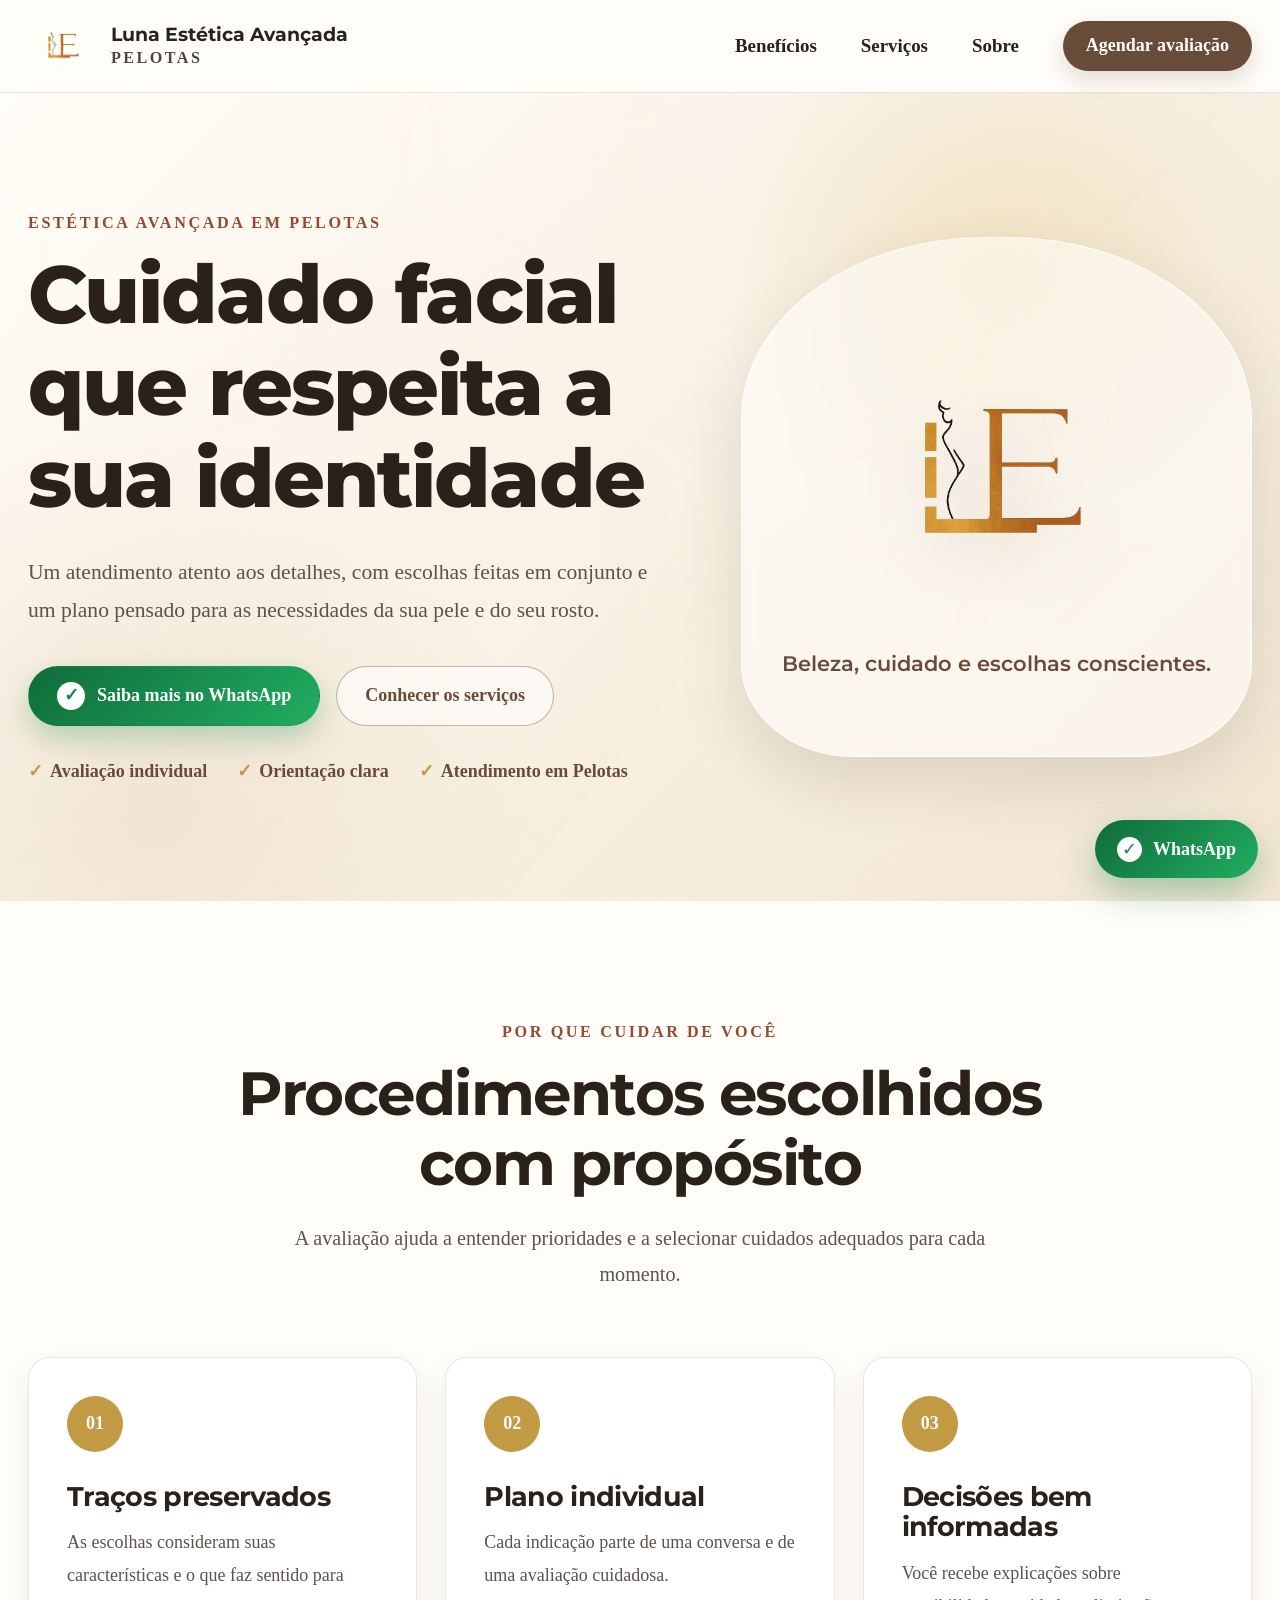
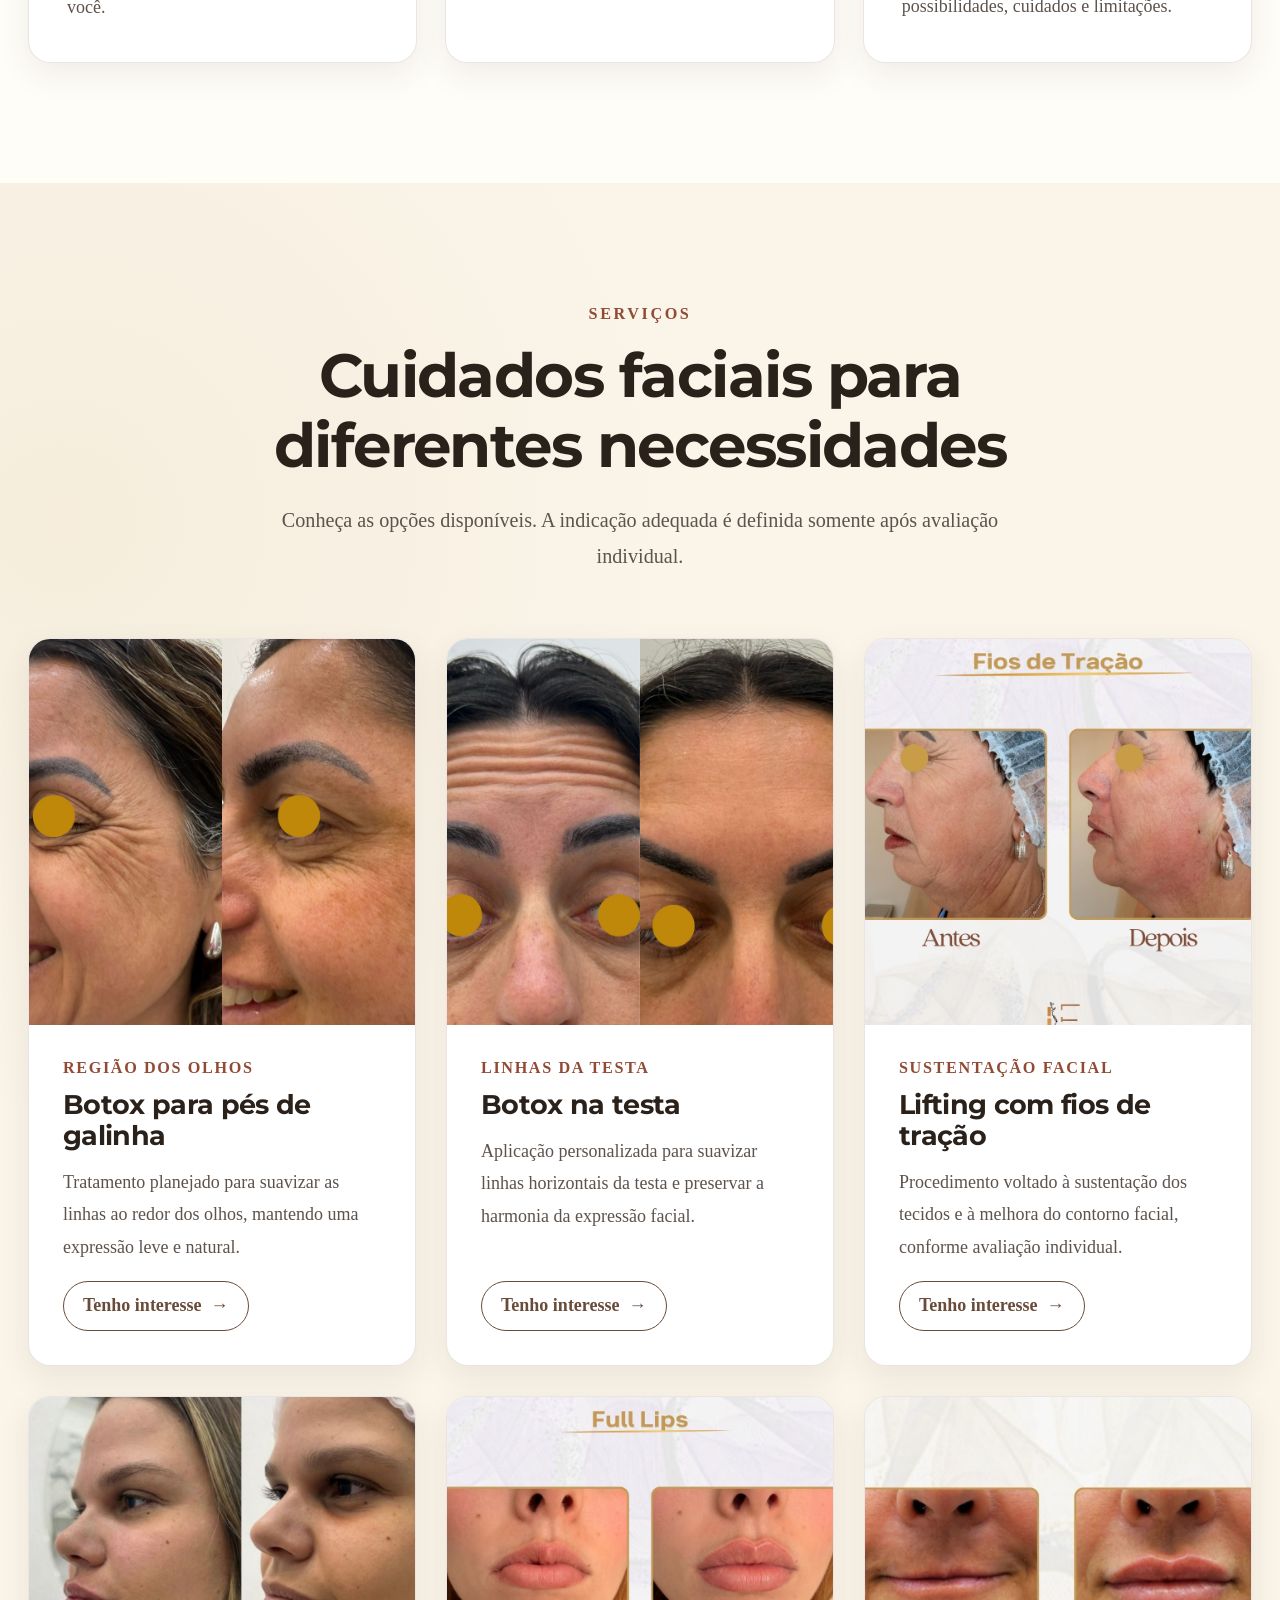
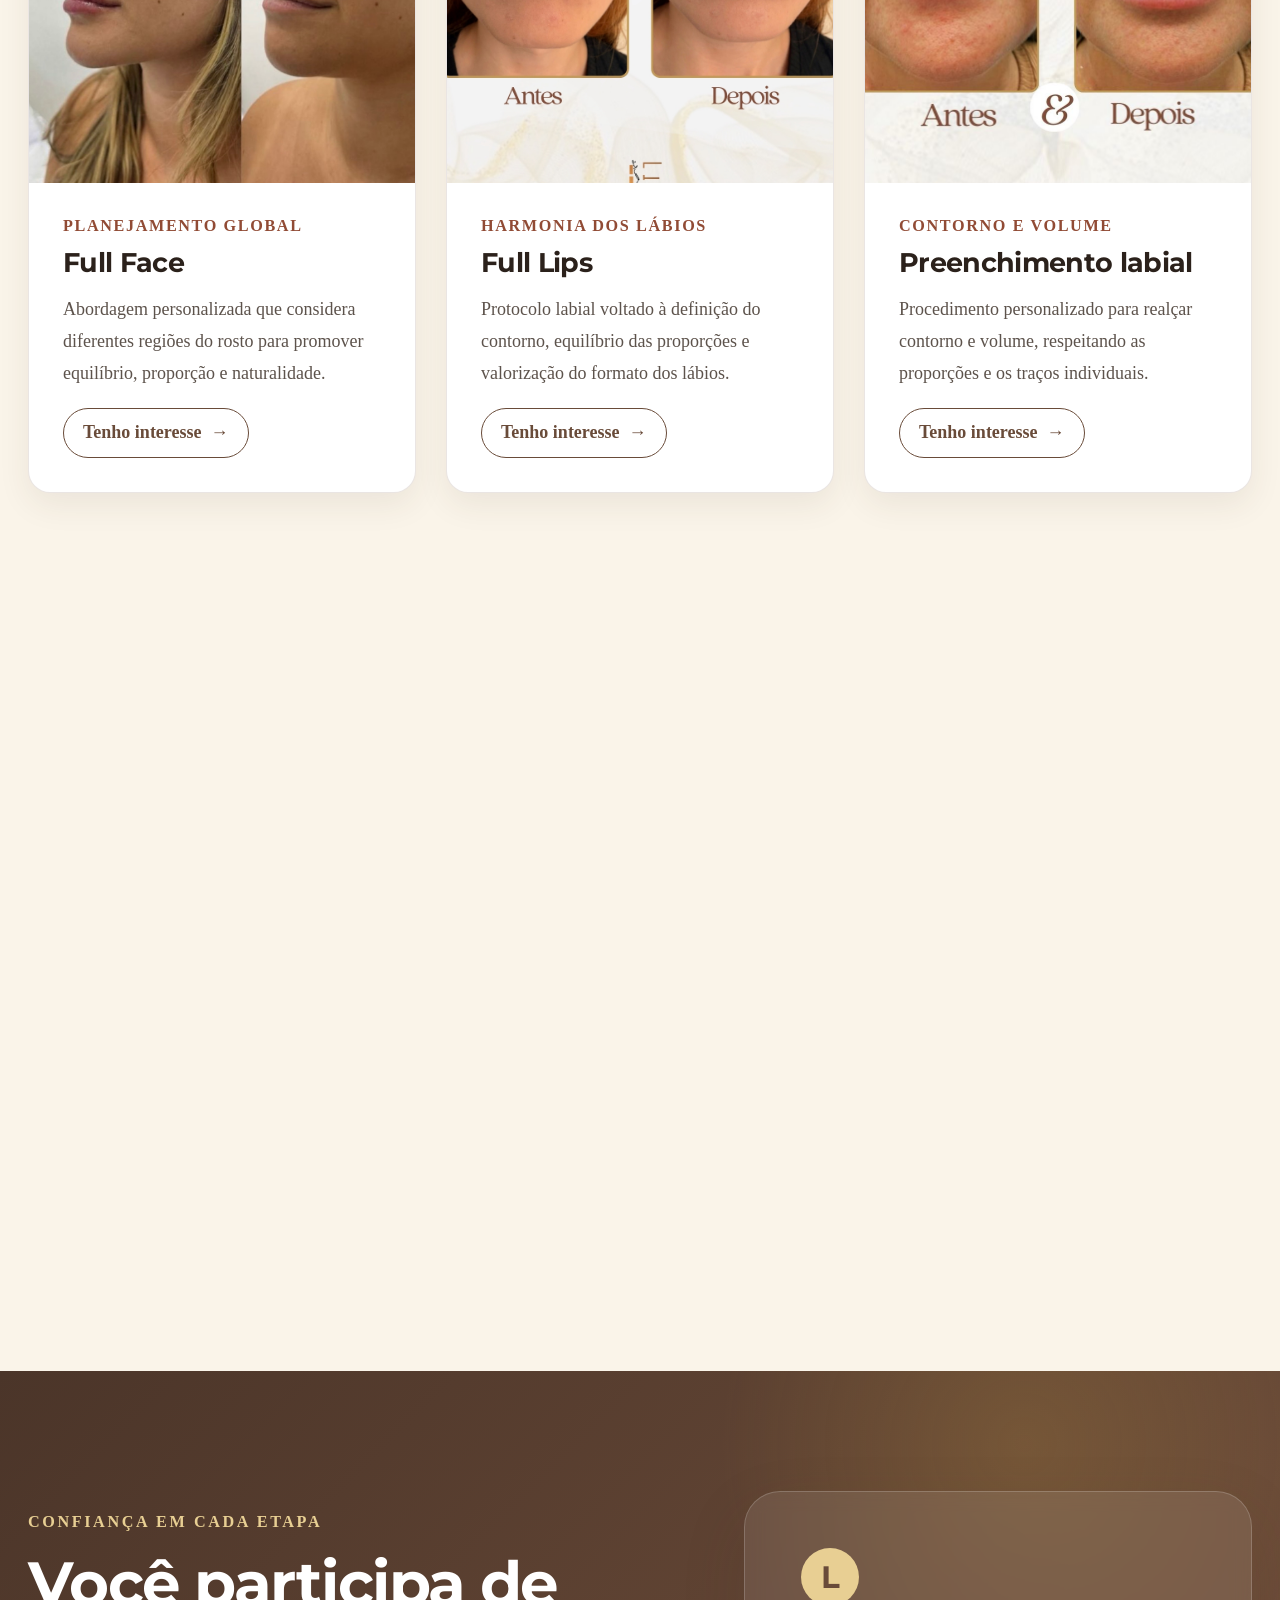
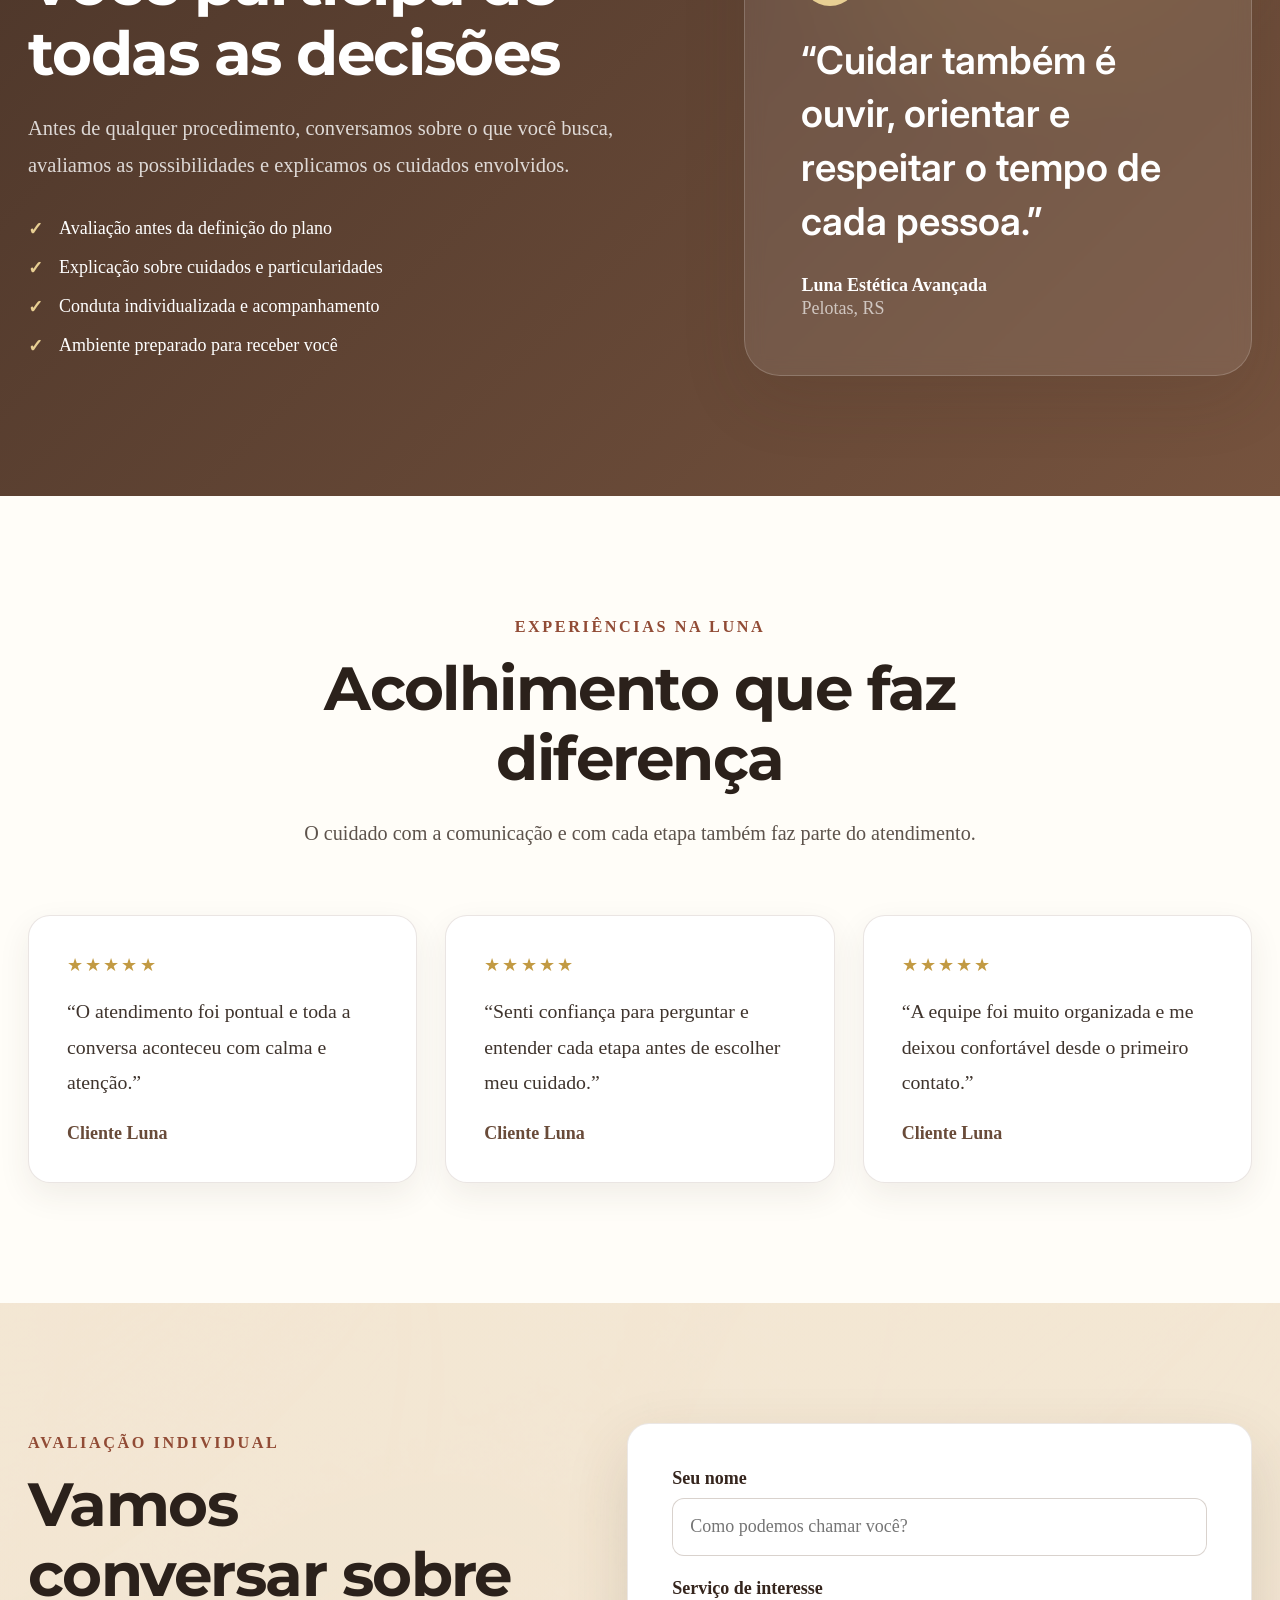
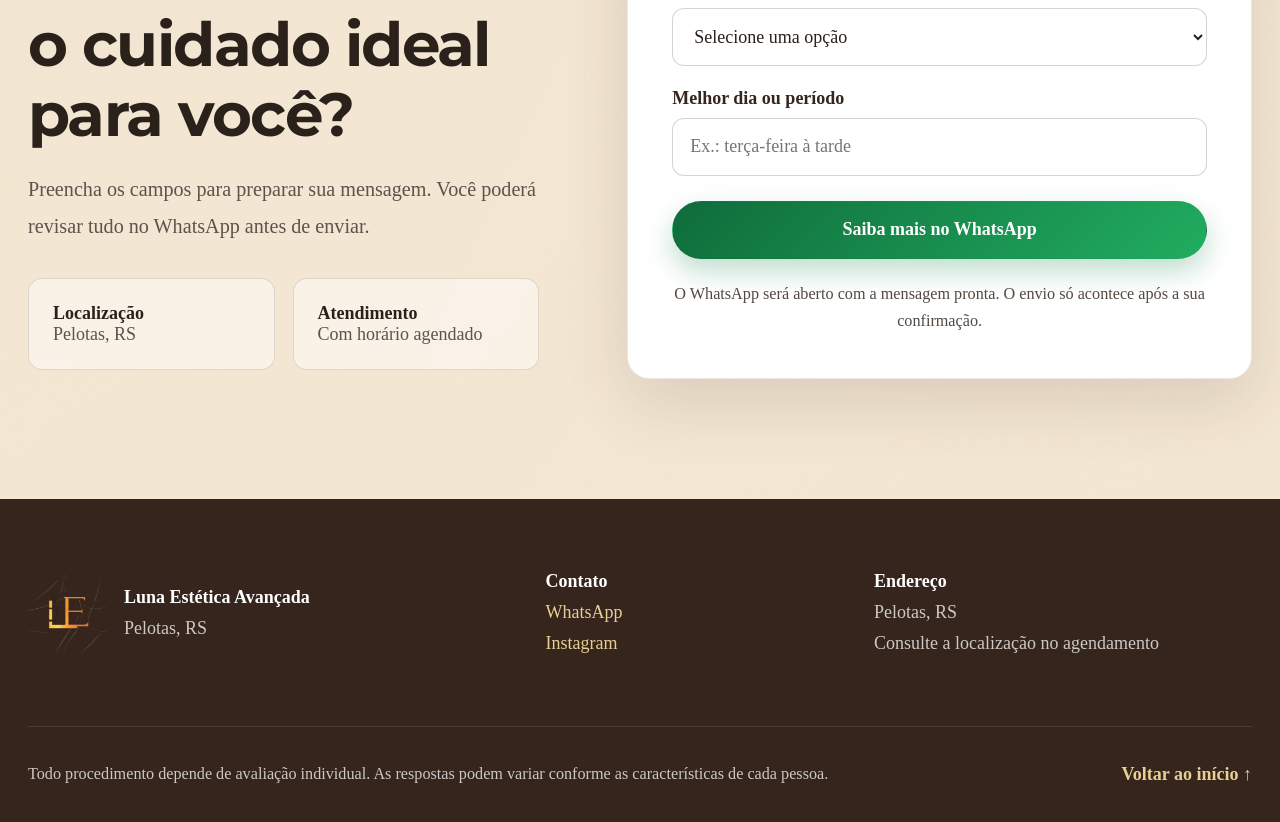
<file: index.html>
<!DOCTYPE html>
<html lang="pt-BR">
  <head>
    <meta charset="UTF-8" />
    <meta name="viewport" content="width=device-width, initial-scale=1" />
    <meta name="theme-color" content="#f8f1e5" />
    <meta
      name="description"
      content="Estética avançada em Pelotas, RS. Atendimento individual para cuidados faciais, toxina botulínica, preenchimento, bioestimuladores e skinbooster."
    />
    <title>Luna Estética Avançada | Pelotas</title>
    <link rel="preconnect" href="https://fonts.googleapis.com" />
    <link rel="preconnect" href="https://fonts.gstatic.com" crossorigin />
    <link
      href="https://fonts.googleapis.com/css2?family=Inter:wght@400;500;600;700;800&family=Montserrat:wght@600;700;800&display=swap"
      rel="stylesheet"
    />
    <link rel="stylesheet" href="style.css" />
    <script src="script.js" defer></script>
  </head>

  <body>
    <noscript>
      <img
        class="pixel-fallback"
        height="1"
        width="1"
        alt=""
        src="https://www.facebook.com/tr?id=860556881626309&ev=PageView&noscript=1"
      />
    </noscript>

    <header class="site-header" id="inicio">
      <div class="container header-content">
        <a class="brand" href="#inicio" aria-label="Luna Estética Avançada">
          <img src="imagens/LogoLuna.png" alt="" />
          <span>
            <strong>Luna Estética Avançada</strong>
            <small>Pelotas</small>
          </span>
        </a>

        <button
          class="menu-button"
          type="button"
          aria-label="Abrir menu"
          aria-expanded="false"
          aria-controls="main-nav"
        >
          <span></span>
          <span></span>
          <span></span>
        </button>

        <nav class="main-nav" id="main-nav" aria-label="Navegação principal">
          <a href="#beneficios">Benefícios</a>
          <a href="#servicos">Serviços</a>
          <a href="#seguranca">Sobre</a>
          <a class="button button-brown button-small" href="#avaliacao">
            Agendar avaliação
          </a>
        </nav>
      </div>
    </header>

    <main>
      <section class="hero" aria-labelledby="hero-title">
        <div class="container hero-grid">
          <div class="hero-copy reveal">
            <span class="section-label">Estética avançada em Pelotas</span>
            <h1 id="hero-title">Cuidado facial que respeita a sua identidade</h1>
            <p>
              Um atendimento atento aos detalhes, com escolhas feitas em
              conjunto e um plano pensado para as necessidades da sua pele e do
              seu rosto.
            </p>

            <div class="hero-actions">
              <a
                class="button button-whatsapp"
                href="#"
                data-whatsapp
                data-message="Olá! Gostaria de saber mais sobre a avaliação na Luna Estética Avançada."
              >
                <span class="whatsapp-icon" aria-hidden="true">✓</span>
                Saiba mais no WhatsApp
              </a>
              <a class="button button-outline" href="#servicos">
                Conhecer os serviços
              </a>
            </div>

            <ul class="hero-highlights" aria-label="Diferenciais">
              <li>Avaliação individual</li>
              <li>Orientação clara</li>
              <li>Atendimento em Pelotas</li>
            </ul>
          </div>

          <div class="hero-card reveal" aria-label="Luna Estética Avançada">
            <div class="hero-card-inner">
              <img src="imagens/LogoLuna.png" alt="Luna Estética Avançada" />
              <p>Beleza, cuidado e escolhas conscientes.</p>
            </div>
          </div>
        </div>
      </section>

      <section class="benefits section" id="beneficios">
        <div class="container">
          <div class="section-heading reveal">
            <span class="section-label">Por que cuidar de você</span>
            <h2>Procedimentos escolhidos com propósito</h2>
            <p>
              A avaliação ajuda a entender prioridades e a selecionar cuidados
              adequados para cada momento.
            </p>
          </div>

          <div class="benefit-grid">
            <article class="benefit-card reveal">
              <span class="benefit-icon" aria-hidden="true">01</span>
              <h3>Traços preservados</h3>
              <p>
                As escolhas consideram suas características e o que faz sentido
                para você.
              </p>
            </article>

            <article class="benefit-card reveal">
              <span class="benefit-icon" aria-hidden="true">02</span>
              <h3>Plano individual</h3>
              <p>
                Cada indicação parte de uma conversa e de uma avaliação
                cuidadosa.
              </p>
            </article>

            <article class="benefit-card reveal">
              <span class="benefit-icon" aria-hidden="true">03</span>
              <h3>Decisões bem informadas</h3>
              <p>
                Você recebe explicações sobre possibilidades, cuidados e
                limitações.
              </p>
            </article>
          </div>
        </div>
      </section>

      <section class="services section" id="servicos">
        <div class="container">
          <div class="section-heading reveal">
            <span class="section-label">Serviços</span>
            <h2>Cuidados faciais para diferentes necessidades</h2>
            <p>
              Conheça as opções disponíveis. A indicação adequada é definida
              somente após avaliação individual.
            </p>
          </div>

          <div class="service-grid">
            <article class="service-card service-card-featured reveal">
              <div class="service-image">
                <img
                  src="imagens/botox-pes-de-galinha.jpg"
                  alt="Antes e depois de Botox nos pés de galinha"
                  loading="lazy"
                />
              </div>
              <div class="service-content">
                <span>Região dos olhos</span>
                <h3>Botox para pés de galinha</h3>
                <p>
                  Tratamento planejado para suavizar as linhas ao redor dos
                  olhos, mantendo uma expressão leve e natural.
                </p>
                <a
                  href="#avaliacao"
                  data-select-service="Botox para pés de galinha"
                >
                  Tenho interesse <span aria-hidden="true">→</span>
                </a>
              </div>
            </article>

            <article class="service-card service-card-featured reveal">
              <div class="service-image">
                <img
                  src="imagens/botox-testa.jpg"
                  alt="Antes e depois de Botox na testa"
                  loading="lazy"
                />
              </div>
              <div class="service-content">
                <span>Linhas da testa</span>
                <h3>Botox na testa</h3>
                <p>
                  Aplicação personalizada para suavizar linhas horizontais da
                  testa e preservar a harmonia da expressão facial.
                </p>
                <a href="#avaliacao" data-select-service="Botox na testa">
                  Tenho interesse <span aria-hidden="true">→</span>
                </a>
              </div>
            </article>

            <article class="service-card service-card-featured reveal">
              <div class="service-image">
                <img
                  src="imagens/fios-de-tracao.jpg"
                  alt="Resultado de lifting facial com fios de tração"
                  loading="lazy"
                />
              </div>
              <div class="service-content">
                <span>Sustentação facial</span>
                <h3>Lifting com fios de tração</h3>
                <p>
                  Procedimento voltado à sustentação dos tecidos e à melhora do
                  contorno facial, conforme avaliação individual.
                </p>
                <a
                  href="#avaliacao"
                  data-select-service="Lifting com fios de tração"
                >
                  Tenho interesse <span aria-hidden="true">→</span>
                </a>
              </div>
            </article>

            <article class="service-card service-card-featured reveal">
              <div class="service-image">
                <img
                  src="imagens/full-face.jpeg"
                  alt="Antes e depois de protocolo Full Face"
                  loading="lazy"
                />
              </div>
              <div class="service-content">
                <span>Planejamento global</span>
                <h3>Full Face</h3>
                <p>
                  Abordagem personalizada que considera diferentes regiões do
                  rosto para promover equilíbrio, proporção e naturalidade.
                </p>
                <a href="#avaliacao" data-select-service="Full Face">
                  Tenho interesse <span aria-hidden="true">→</span>
                </a>
              </div>
            </article>

            <article class="service-card service-card-featured reveal">
              <div class="service-image">
                <img
                  src="imagens/full-lips.jpg"
                  alt="Antes e depois do protocolo Full Lips"
                  loading="lazy"
                />
              </div>
              <div class="service-content">
                <span>Harmonia dos lábios</span>
                <h3>Full Lips</h3>
                <p>
                  Protocolo labial voltado à definição do contorno, equilíbrio
                  das proporções e valorização do formato dos lábios.
                </p>
                <a href="#avaliacao" data-select-service="Full Lips">
                  Tenho interesse <span aria-hidden="true">→</span>
                </a>
              </div>
            </article>

            <article class="service-card service-card-featured reveal">
              <div class="service-image">
                <img
                  src="imagens/preenchimento-labial.jpg"
                  alt="Antes e depois de preenchimento labial"
                  loading="lazy"
                />
              </div>
              <div class="service-content">
                <span>Contorno e volume</span>
                <h3>Preenchimento labial</h3>
                <p>
                  Procedimento personalizado para realçar contorno e volume,
                  respeitando as proporções e os traços individuais.
                </p>
                <a href="#avaliacao" data-select-service="Preenchimento labial">
                  Tenho interesse <span aria-hidden="true">→</span>
                </a>
              </div>
            </article>

            <article class="service-card service-card-featured reveal">
              <div class="service-image">
                <img
                  src="imagens/preenchimento-bigode-chines.jpg"
                  alt="Antes e depois de preenchimento do bigode chinês"
                  loading="lazy"
                />
              </div>
              <div class="service-content">
                <span>Suavização de sulcos</span>
                <h3>Preenchimento do bigode chinês</h3>
                <p>
                  Tratamento individualizado para suavizar o sulco nasogeniano
                  e recuperar a harmonia da região.
                </p>
                <a
                  href="#avaliacao"
                  data-select-service="Preenchimento do bigode chinês"
                >
                  Tenho interesse <span aria-hidden="true">→</span>
                </a>
              </div>
            </article>
          </div>
        </div>
      </section>

      <section class="authority section" id="seguranca">
        <div class="container authority-grid">
          <div class="authority-copy reveal">
            <span class="section-label">Confiança em cada etapa</span>
            <h2>Você participa de todas as decisões</h2>
            <p>
              Antes de qualquer procedimento, conversamos sobre o que você
              busca, avaliamos as possibilidades e explicamos os cuidados
              envolvidos.
            </p>

            <ul class="check-list">
              <li>Avaliação antes da definição do plano</li>
              <li>Explicação sobre cuidados e particularidades</li>
              <li>Conduta individualizada e acompanhamento</li>
              <li>Ambiente preparado para receber você</li>
            </ul>
          </div>

          <aside class="authority-panel reveal">
            <span class="panel-mark">L</span>
            <blockquote>
              “Cuidar também é ouvir, orientar e respeitar o tempo de cada
              pessoa.”
            </blockquote>
            <p>Luna Estética Avançada</p>
            <small>Pelotas, RS</small>
          </aside>
        </div>
      </section>

      <section class="testimonials section" aria-labelledby="testimonials-title">
        <div class="container">
          <div class="section-heading reveal">
            <span class="section-label">Experiências na Luna</span>
            <h2 id="testimonials-title">Acolhimento que faz diferença</h2>
            <p>
              O cuidado com a comunicação e com cada etapa também faz parte do
              atendimento.
            </p>
          </div>

          <!-- Substitua pelos depoimentos reais e autorizados da clínica. -->
          <div class="testimonial-grid">
            <article class="testimonial-card reveal">
              <div class="stars" aria-label="5 estrelas">★★★★★</div>
              <blockquote>
                “O atendimento foi pontual e toda a conversa aconteceu com calma e atenção.”
              </blockquote>
              <p>Cliente Luna</p>
            </article>

            <article class="testimonial-card reveal">
              <div class="stars" aria-label="5 estrelas">★★★★★</div>
              <blockquote>
                “Senti confiança para perguntar e entender cada etapa antes de escolher meu cuidado.”
              </blockquote>
              <p>Cliente Luna</p>
            </article>

            <article class="testimonial-card reveal">
              <div class="stars" aria-label="5 estrelas">★★★★★</div>
              <blockquote>
                “A equipe foi muito organizada e me deixou confortável desde o primeiro contato.”
              </blockquote>
              <p>Cliente Luna</p>
            </article>
          </div>
        </div>
      </section>

      <section class="evaluation section" id="avaliacao">
        <div class="container evaluation-grid">
          <div class="evaluation-copy reveal">
            <span class="section-label">Avaliação individual</span>
            <h2>Vamos conversar sobre o cuidado ideal para você?</h2>
            <p>
              Preencha os campos para preparar sua mensagem. Você poderá revisar
              tudo no WhatsApp antes de enviar.
            </p>

            <div class="contact-details">
              <div>
                <strong>Localização</strong>
                <span>Pelotas, RS</span>
              </div>
              <div>
                <strong>Atendimento</strong>
                <span>Com horário agendado</span>
              </div>
            </div>
          </div>

          <form class="lead-form reveal" id="lead-form">
            <div class="field">
              <label for="name">Seu nome</label>
              <input
                id="name"
                name="name"
                type="text"
                autocomplete="name"
                placeholder="Como podemos chamar você?"
                required
              />
            </div>

            <div class="field">
              <label for="service">Serviço de interesse</label>
              <select id="service" name="service" required>
                <option value="">Selecione uma opção</option>
                <option>Botox para pés de galinha</option>
                <option>Botox na testa</option>
                <option>Lifting com fios de tração</option>
                <option>Full Face</option>
                <option>Full Lips</option>
                <option>Preenchimento labial</option>
                <option>Preenchimento do bigode chinês</option>
                <option>Ainda não sei</option>
              </select>
            </div>

            <div class="field">
              <label for="availability">Melhor dia ou período</label>
              <input
                id="availability"
                name="availability"
                type="text"
                placeholder="Ex.: terça-feira à tarde"
              />
            </div>

            <button class="button button-whatsapp form-submit" type="submit">
              Saiba mais no WhatsApp
            </button>
            <small>
              O WhatsApp será aberto com a mensagem pronta. O envio só acontece
              após a sua confirmação.
            </small>
          </form>
        </div>
      </section>
    </main>

    <footer class="site-footer">
      <div class="container footer-grid">
        <div class="footer-brand">
          <img src="imagens/LogoLuna.png" alt="" />
          <div>
            <strong>Luna Estética Avançada</strong>
            <span>Pelotas, RS</span>
          </div>
        </div>

        <div class="footer-column">
          <strong>Contato</strong>
          <a href="#" data-whatsapp>WhatsApp</a>
          <a href="#" data-instagram target="_blank" rel="noopener noreferrer">
            Instagram
          </a>
        </div>

        <div class="footer-column">
          <strong>Endereço</strong>
          <span>Pelotas, RS</span>
          <span>Consulte a localização no agendamento</span>
        </div>
      </div>

      <div class="container footer-bottom">
        <p>
          Todo procedimento depende de avaliação individual. As respostas podem
          variar conforme as características de cada pessoa.
        </p>
        <a href="#inicio">Voltar ao início ↑</a>
      </div>
    </footer>

    <a
      class="floating-whatsapp"
      href="#"
      data-whatsapp
      data-message="Olá! Gostaria de saber mais sobre os serviços da Luna Estética Avançada."
      aria-label="Falar com a Luna Estética Avançada pelo WhatsApp"
    >
      <span aria-hidden="true">✓</span>
      <strong>WhatsApp</strong>
    </a>
  </body>
</html>
</file>
<file: style.css>
:root {
  --cream-50: #fffdf8;
  --cream-100: #faf4e9;
  --cream-200: #f2e5d1;
  --nude: #dec8ad;
  --gold: #c29a43;
  --gold-soft: #e8cf93;
  --brown: #694b39;
  --brown-dark: #35251d;
  --terracotta: #914b35;
  --green: #16864b;
  --green-dark: #0f6c3b;
  --text: #2b211b;
  --muted: #5d534c;
  --white: #ffffff;
  --line: rgba(105, 75, 57, 0.14);
  --shadow-sm: 0 12px 32px rgba(70, 48, 34, 0.08);
  --shadow-lg: 0 24px 64px rgba(70, 48, 34, 0.14);
  --radius-sm: 14px;
  --radius-md: 22px;
  --radius-lg: 36px;
  --container: 1240px;
}

* {
  box-sizing: border-box;
}

html {
  font-size: 18px;
  scroll-behavior: smooth;
  scroll-padding-top: 90px;
}

body {
  margin: 0;
  color: var(--text);
  background: var(--cream-50);
  font-family: Inter, "Segoe UI", Arial, sans-serif;
  font-size: 18px;
  line-height: 1.8;
  -webkit-font-smoothing: antialiased;
}

body,
button,
input,
select {
  font: inherit;
}

body.menu-open {
  overflow: hidden;
}

img {
  display: block;
  max-width: 100%;
}

a {
  color: inherit;
  text-decoration: none;
}

button,
a,
input,
select {
  -webkit-tap-highlight-color: transparent;
}

button {
  border: 0;
}

:focus-visible {
  outline: 3px solid rgba(194, 154, 67, 0.45);
  outline-offset: 4px;
}

.pixel-fallback {
  display: none;
}

.container {
  width: min(calc(100% - 56px), var(--container));
  margin-inline: auto;
}

.section {
  padding-block: 120px;
}

.section-label {
  display: inline-block;
  margin-bottom: 16px;
  color: var(--terracotta);
  font-size: 0.9rem;
  font-weight: 800;
  letter-spacing: 0.16em;
  text-transform: uppercase;
}

.section-heading {
  max-width: 820px;
  margin: 0 auto 64px;
  text-align: center;
}

h1,
h2,
h3,
p {
  margin-top: 0;
}

h1,
h2,
h3 {
  font-family: Montserrat, "Segoe UI", Arial, sans-serif;
  line-height: 1.14;
  letter-spacing: -0.025em;
}

h1 {
  max-width: 850px;
  margin-bottom: 28px;
  font-size: clamp(3.2rem, 6.3vw, 5.8rem);
  font-weight: 800;
}

h2 {
  margin-bottom: 22px;
  font-size: clamp(2.5rem, 4.8vw, 4rem);
  font-weight: 700;
}

h3 {
  font-size: 1.5rem;
  font-weight: 700;
}

.section-heading > p {
  max-width: 760px;
  margin: 0 auto;
  color: var(--muted);
  font-size: 1.12rem;
  line-height: 1.8;
}

.button {
  min-height: 58px;
  display: inline-flex;
  align-items: center;
  justify-content: center;
  gap: 12px;
  padding: 15px 28px;
  border: 1px solid transparent;
  border-radius: 999px;
  cursor: pointer;
  font-size: 1rem;
  font-weight: 700;
  line-height: 1.2;
  transition: transform 180ms ease, background-color 180ms ease,
    box-shadow 180ms ease, color 180ms ease;
}

.button:hover {
  transform: translateY(-2px);
}

.button-small {
  min-height: 50px;
  padding: 12px 22px;
  font-size: 1rem;
}

.button-brown {
  color: var(--white);
  background: var(--brown);
  box-shadow: 0 9px 22px rgba(105, 75, 57, 0.2);
}

.button-brown:hover {
  background: var(--brown-dark);
}

.button-whatsapp {
  color: var(--white);
  background: linear-gradient(135deg, var(--green-dark), #21ad60);
  box-shadow: 0 12px 28px rgba(22, 134, 75, 0.28);
}

.button-whatsapp:hover {
  background: linear-gradient(135deg, #0b5c31, var(--green));
  box-shadow: 0 16px 34px rgba(22, 134, 75, 0.34);
}

.button-outline {
  color: var(--brown);
  background: rgba(255, 255, 255, 0.58);
  border-color: rgba(105, 75, 57, 0.4);
}

.button-outline:hover {
  color: var(--white);
  background: var(--brown);
  border-color: var(--brown);
}

.whatsapp-icon {
  width: 28px;
  height: 28px;
  display: inline-grid;
  place-items: center;
  border-radius: 50%;
  color: var(--green);
  background: var(--white);
  font-size: 1rem;
}

.site-header {
  position: sticky;
  top: 0;
  z-index: 100;
  background: rgba(255, 253, 248, 0.9);
  border-bottom: 1px solid var(--line);
  backdrop-filter: blur(16px);
}

.header-content {
  min-height: 92px;
  display: flex;
  align-items: center;
  justify-content: space-between;
  gap: 36px;
}

.brand {
  display: flex;
  align-items: center;
  gap: 15px;
}

.brand img {
  width: 68px;
  height: 60px;
  object-fit: contain;
}

.brand > span {
  display: grid;
  line-height: 1.22;
}

.brand strong {
  font-family: Montserrat, "Segoe UI", Arial, sans-serif;
  font-size: 1.05rem;
  font-weight: 700;
}

.brand small {
  margin-top: 3px;
  color: #51463f;
  font-size: 0.9rem;
  font-weight: 700;
  letter-spacing: 0.15em;
  text-transform: uppercase;
}

.main-nav {
  display: flex;
  align-items: center;
  gap: 44px;
  color: var(--text);
  font-size: 1.05rem;
  font-weight: 600;
}

.main-nav > a:not(.button) {
  position: relative;
}

.main-nav > a:not(.button)::after {
  content: "";
  position: absolute;
  right: 0;
  bottom: -7px;
  left: 0;
  height: 2px;
  background: var(--gold);
  transform: scaleX(0);
  transition: transform 180ms ease;
}

.main-nav > a:not(.button):hover::after {
  transform: scaleX(1);
}

.menu-button {
  width: 50px;
  height: 50px;
  display: none;
  padding: 10px;
  border-radius: 50%;
  background: var(--cream-100);
  cursor: pointer;
}

.menu-button span {
  width: 100%;
  height: 2px;
  display: block;
  margin: 5px 0;
  background: var(--brown);
  transition: transform 180ms ease, opacity 180ms ease;
}

.hero {
  position: relative;
  overflow: hidden;
  min-height: calc(100vh - 92px);
  display: grid;
  align-items: center;
  padding-block: 104px;
  background:
    radial-gradient(circle at 78% 22%, rgba(232, 207, 147, 0.42), transparent 24%),
    radial-gradient(circle at 12% 88%, rgba(222, 200, 173, 0.36), transparent 28%),
    linear-gradient(135deg, #fffdf8, #f2e4d0);
}

.hero::before {
  content: "";
  position: absolute;
  inset: 0;
  opacity: 0.08;
  background: url("imagens/FundoHeader.png") center / cover;
  pointer-events: none;
}

.hero-grid {
  position: relative;
  display: grid;
  grid-template-columns: minmax(0, 1.1fr) minmax(340px, 0.9fr);
  align-items: center;
  gap: 88px;
}

.hero-copy > p {
  max-width: 690px;
  margin-bottom: 36px;
  color: var(--muted);
  font-size: 1.2rem;
  line-height: 1.8;
}

.hero-actions {
  display: flex;
  flex-wrap: wrap;
  gap: 16px;
}

.hero-highlights {
  display: flex;
  flex-wrap: wrap;
  gap: 12px 30px;
  margin: 34px 0 0;
  padding: 0;
  color: var(--brown);
  font-size: 1rem;
  font-weight: 700;
  list-style: none;
}

.hero-highlights li::before {
  content: "✓";
  margin-right: 7px;
  color: var(--gold);
}

.hero-card {
  min-height: 520px;
  display: grid;
  place-items: center;
  padding: 40px;
  border: 1px solid rgba(255, 255, 255, 0.8);
  border-radius: 48% 48% 22% 22% / 35% 35% 18% 18%;
  background: rgba(255, 255, 255, 0.5);
  box-shadow: var(--shadow-lg);
  backdrop-filter: blur(10px);
}

.hero-card-inner {
  text-align: center;
}

.hero-card img {
  width: min(310px, 80%);
  margin: 0 auto;
  filter: drop-shadow(0 18px 28px rgba(70, 48, 34, 0.16));
}

.hero-card p {
  margin: 24px 0 0;
  color: var(--brown);
  font-family: Montserrat, "Segoe UI", Arial, sans-serif;
  font-size: 1.15rem;
  font-weight: 600;
}

.benefits {
  background: var(--cream-50);
}

.benefit-grid {
  display: grid;
  grid-template-columns: repeat(3, minmax(0, 1fr));
  gap: 28px;
}

.benefit-card {
  min-height: 280px;
  padding: 38px;
  border: 1px solid var(--line);
  border-radius: var(--radius-md);
  background: var(--white);
  box-shadow: var(--shadow-sm);
}

.benefit-icon {
  width: 56px;
  height: 56px;
  display: grid;
  place-items: center;
  margin-bottom: 30px;
  border-radius: 50%;
  color: var(--white);
  background: var(--gold);
  font-size: 1rem;
  font-weight: 900;
}

.benefit-card h3 {
  margin-bottom: 14px;
}

.benefit-card p {
  margin-bottom: 0;
  color: var(--muted);
  line-height: 1.8;
}

.services {
  background:
    radial-gradient(circle at 5% 12%, rgba(194, 154, 67, 0.08), transparent 22%),
    var(--cream-100);
}

.service-grid {
  display: grid;
  grid-template-columns: repeat(3, minmax(0, 1fr));
  gap: 30px;
}

.service-card {
  overflow: hidden;
  display: flex;
  flex-direction: column;
  border: 1px solid var(--line);
  border-radius: var(--radius-md);
  background: var(--white);
  box-shadow: var(--shadow-sm);
  transition: transform 220ms ease, box-shadow 220ms ease;
}

.service-card:hover {
  transform: translateY(-5px);
  box-shadow: var(--shadow-lg);
}

.service-image {
  overflow: hidden;
  aspect-ratio: 1 / 1;
  background: #f8f4ed;
}

.service-image img {
  width: 100%;
  height: 100%;
  object-fit: cover;
  object-position: center;
  transform: scale(1.16);
}

.service-card:hover .service-image img {
  transform: scale(1.16);
}

.service-symbol {
  height: 180px;
  display: grid;
  place-items: center;
  color: rgba(105, 75, 57, 0.78);
  background:
    radial-gradient(circle, rgba(255, 255, 255, 0.8), transparent 42%),
    linear-gradient(135deg, var(--cream-200), #f8edda);
  font-family: Montserrat, "Segoe UI", Arial, sans-serif;
  font-size: 3.8rem;
}

.service-content {
  flex: 1;
  display: flex;
  flex-direction: column;
  padding: 34px;
}

.service-content > span:first-child {
  margin-bottom: 12px;
  color: var(--terracotta);
  font-size: 0.9rem;
  font-weight: 900;
  letter-spacing: 0.1em;
  text-transform: uppercase;
}

.service-content h3 {
  margin-bottom: 14px;
}

.service-content p {
  color: var(--muted);
  line-height: 1.8;
}

.service-content a {
  width: fit-content;
  min-height: 50px;
  display: inline-flex;
  align-items: center;
  gap: 9px;
  margin-top: auto;
  padding: 12px 19px;
  border: 1px solid var(--brown);
  border-radius: 999px;
  color: var(--brown);
  font-size: 1rem;
  font-weight: 800;
  transition: color 180ms ease, background 180ms ease;
}

.service-content a:hover {
  color: var(--white);
  background: var(--brown);
}

.service-content a span {
  transition: transform 180ms ease;
}

.service-content a:hover span {
  transform: translateX(4px);
}

.authority {
  color: var(--white);
  background:
    radial-gradient(circle at 80% 10%, rgba(194, 154, 67, 0.2), transparent 25%),
    linear-gradient(135deg, #4b3529, #76533e);
}

.authority-grid {
  display: grid;
  grid-template-columns: minmax(0, 1.1fr) minmax(320px, 0.9fr);
  align-items: center;
  gap: 96px;
}

.authority .section-label {
  color: var(--gold-soft);
}

.authority-copy > p {
  max-width: 680px;
  color: rgba(255, 255, 255, 0.8);
  font-size: 1.14rem;
  line-height: 1.8;
}

.check-list {
  display: grid;
  gap: 18px;
  margin: 34px 0 0;
  padding: 0;
  list-style: none;
}

.check-list li {
  position: relative;
  padding-left: 31px;
}

.check-list li::before {
  content: "✓";
  position: absolute;
  top: 0;
  left: 0;
  color: var(--gold-soft);
  font-weight: 900;
}

.authority-panel {
  padding: 56px;
  border: 1px solid rgba(255, 255, 255, 0.18);
  border-radius: var(--radius-lg);
  background: rgba(255, 255, 255, 0.09);
  box-shadow: var(--shadow-lg);
  backdrop-filter: blur(9px);
}

.panel-mark {
  width: 58px;
  height: 58px;
  display: grid;
  place-items: center;
  margin-bottom: 28px;
  border-radius: 50%;
  color: var(--brown);
  background: var(--gold-soft);
  font-family: Montserrat, "Segoe UI", Arial, sans-serif;
  font-size: 1.7rem;
  font-weight: 700;
}

.authority-panel blockquote {
  margin: 0 0 26px;
  font-family: Inter, "Segoe UI", Arial, sans-serif;
  font-size: clamp(1.55rem, 3vw, 2.25rem);
  font-weight: 600;
  line-height: 1.4;
}

.authority-panel p {
  margin-bottom: 2px;
  font-weight: 800;
}

.authority-panel small {
  color: rgba(255, 255, 255, 0.66);
  font-size: 1rem;
}

.testimonials {
  background: var(--cream-50);
}

.testimonial-grid {
  display: grid;
  grid-template-columns: repeat(3, minmax(0, 1fr));
  gap: 28px;
}

.testimonial-card {
  padding: 38px;
  border: 1px solid var(--line);
  border-radius: var(--radius-md);
  background: var(--white);
  box-shadow: var(--shadow-sm);
}

.stars {
  margin-bottom: 18px;
  color: var(--gold);
  letter-spacing: 0.12em;
}

.testimonial-card blockquote {
  margin: 0 0 22px;
  color: #3f342d;
  font-size: 1.1rem;
  line-height: 1.8;
}

.testimonial-card p {
  margin-bottom: 0;
  color: var(--brown);
  font-size: 1rem;
  font-weight: 800;
}

.evaluation {
  background:
    linear-gradient(rgba(242, 229, 209, 0.93), rgba(242, 229, 209, 0.93)),
    url("imagens/FundoHeader.png") center / cover;
}

.evaluation-grid {
  display: grid;
  grid-template-columns: minmax(0, 0.9fr) minmax(380px, 1.1fr);
  align-items: center;
  gap: 88px;
}

.evaluation-copy > p {
  max-width: 640px;
  font-size: 1.12rem;
  line-height: 1.8;
  color: var(--muted);
}

.contact-details {
  display: grid;
  grid-template-columns: repeat(2, minmax(0, 1fr));
  gap: 18px;
  margin-top: 34px;
}

.contact-details > div {
  display: grid;
  padding: 24px;
  border: 1px solid rgba(105, 75, 57, 0.17);
  border-radius: var(--radius-sm);
  background: rgba(255, 255, 255, 0.48);
}

.contact-details span {
  color: var(--muted);
  font-size: 1rem;
}

.lead-form {
  display: grid;
  gap: 22px;
  padding: 44px;
  border: 1px solid rgba(105, 75, 57, 0.13);
  border-radius: var(--radius-md);
  background: var(--white);
  box-shadow: var(--shadow-lg);
}

.field {
  display: grid;
  gap: 9px;
}

.field label {
  color: var(--brown-dark);
  font-size: 1rem;
  font-weight: 800;
}

.field input,
.field select {
  width: 100%;
  min-height: 58px;
  padding: 15px 17px;
  border: 1px solid rgba(105, 75, 57, 0.25);
  border-radius: 12px;
  color: var(--text);
  background: var(--white);
}

.field input:focus,
.field select:focus {
  border-color: var(--gold);
  outline: 3px solid rgba(194, 154, 67, 0.16);
}

.form-submit {
  width: 100%;
  margin-top: 3px;
}

.lead-form small {
  color: #544942;
  font-size: 0.9rem;
  line-height: 1.65;
  text-align: center;
}

.site-footer {
  color: rgba(255, 255, 255, 0.75);
  background: var(--brown-dark);
}

.footer-grid {
  display: grid;
  grid-template-columns: 1.2fr 0.7fr 1fr;
  gap: 64px;
  padding-block: 72px;
}

.footer-brand {
  display: flex;
  align-items: center;
  gap: 18px;
}

.footer-brand img {
  width: 78px;
  filter: brightness(1.35);
}

.footer-brand > div,
.footer-column {
  display: grid;
  align-content: start;
  gap: 10px;
}

.footer-brand strong,
.footer-column strong {
  color: var(--white);
}

.footer-brand span,
.footer-column span,
.footer-column a {
  font-size: 1rem;
}

.footer-column a {
  width: fit-content;
  color: var(--gold-soft);
}

.footer-column a:hover {
  text-decoration: underline;
}

.footer-bottom {
  min-height: 96px;
  display: flex;
  align-items: center;
  justify-content: space-between;
  gap: 30px;
  border-top: 1px solid rgba(255, 255, 255, 0.1);
}

.footer-bottom p {
  max-width: 840px;
  margin: 0;
  font-size: 0.9rem;
  line-height: 1.7;
}

.footer-bottom a {
  flex: 0 0 auto;
  color: var(--gold-soft);
  font-size: 1rem;
  font-weight: 800;
}

.floating-whatsapp {
  position: fixed;
  right: 22px;
  bottom: 22px;
  z-index: 90;
  min-height: 58px;
  display: flex;
  align-items: center;
  gap: 11px;
  padding: 14px 22px;
  font-size: 1rem;
  border-radius: 999px;
  color: var(--white);
  background: linear-gradient(135deg, var(--green-dark), #21ad60);
  box-shadow: 0 14px 34px rgba(22, 134, 75, 0.36);
  transition: transform 180ms ease, box-shadow 180ms ease;
}

.floating-whatsapp:hover {
  transform: translateY(-3px);
  box-shadow: 0 18px 40px rgba(22, 134, 75, 0.42);
}

.floating-whatsapp span {
  width: 25px;
  height: 25px;
  display: grid;
  place-items: center;
  border-radius: 50%;
  color: var(--green);
  background: var(--white);
}

.reveal {
  opacity: 0;
  transform: translateY(22px);
  transition: opacity 650ms ease, transform 650ms ease;
}

.reveal.is-visible {
  opacity: 1;
  transform: translateY(0);
}

@media (max-width: 980px) {
  .hero-grid,
  .authority-grid,
  .evaluation-grid {
    grid-template-columns: 1fr;
  }

  .hero-copy {
    max-width: 760px;
    margin-inline: auto;
    text-align: center;
  }

  .hero-copy > p {
    margin-inline: auto;
  }

  .hero-actions,
  .hero-highlights {
    justify-content: center;
  }

  .hero-card {
    min-height: 330px;
    width: min(100%, 600px);
    margin-inline: auto;
  }

  .service-grid {
    grid-template-columns: repeat(2, minmax(0, 1fr));
  }

  .authority-grid,
  .evaluation-grid {
    gap: 56px;
  }

  .authority-copy,
  .evaluation-copy {
    max-width: 720px;
  }
}

@media (max-width: 760px) {
  body {
    padding-bottom: 82px;
    font-size: 18px;
    line-height: 1.8;
  }

  .container {
    width: min(calc(100% - 32px), var(--container));
  }

  .section {
    padding-block: 88px;
  }

  .header-content {
    min-height: 80px;
  }

  .brand img {
    width: 56px;
    height: 50px;
  }

  .brand strong {
    font-size: 1rem;
  }

  .brand small {
    font-size: 0.9rem;
  }

  .menu-button {
    display: block;
  }

  .menu-button[aria-expanded="true"] span:nth-child(1) {
    transform: translateY(7px) rotate(45deg);
  }

  .menu-button[aria-expanded="true"] span:nth-child(2) {
    opacity: 0;
  }

  .menu-button[aria-expanded="true"] span:nth-child(3) {
    transform: translateY(-7px) rotate(-45deg);
  }

  .main-nav {
    position: fixed;
    top: 80px;
    right: 0;
    left: 0;
    display: grid;
    gap: 0;
    padding: 14px 24px 30px;
    border-bottom: 1px solid var(--line);
    background: var(--cream-50);
    box-shadow: var(--shadow-sm);
    opacity: 0;
    pointer-events: none;
    transform: translateY(-10px);
    transition: opacity 180ms ease, transform 180ms ease;
  }

  .main-nav.is-open {
    opacity: 1;
    pointer-events: auto;
    transform: translateY(0);
  }

  .main-nav > a:not(.button) {
    min-height: 58px;
    display: flex;
    align-items: center;
    padding: 17px 4px;
    border-bottom: 1px solid var(--line);
  }

  .main-nav .button {
    width: 100%;
    min-height: 58px;
    margin-top: 20px;
  }

  .hero {
    min-height: auto;
    padding-block: 76px 64px;
  }

  .hero-grid {
    gap: 48px;
  }

  h1 {
    font-size: clamp(2.7rem, 12vw, 3.8rem);
    line-height: 1.1;
  }

  h2 {
    font-size: clamp(2.25rem, 9.5vw, 3rem);
    line-height: 1.16;
  }

  h3 {
    font-size: 1.5rem;
  }

  .hero-copy > p {
    font-size: 1.08rem;
    line-height: 1.8;
  }

  .hero-actions {
    display: grid;
  }

  .hero-actions .button {
    width: 100%;
  }

  .hero-highlights {
    display: grid;
    justify-content: start;
    width: fit-content;
    margin-inline: auto;
    text-align: left;
  }

  .hero-card {
    min-height: 290px;
    padding: 36px;
  }

  .hero-card img {
    width: 190px;
  }

  .benefit-grid,
  .service-grid,
  .testimonial-grid,
  .footer-grid {
    grid-template-columns: 1fr;
  }

  .benefit-card {
    min-height: auto;
    padding: 32px;
  }

  .benefit-card p,
  .service-content p,
  .testimonial-card blockquote,
  .evaluation-copy > p,
  .authority-copy > p {
    font-size: 1rem;
    line-height: 1.8;
  }

  .service-grid {
    gap: 28px;
  }

  .service-image {
    aspect-ratio: 1 / 1;
  }

  .authority-panel,
  .lead-form {
    padding: 32px;
  }

  .contact-details {
    grid-template-columns: 1fr;
  }

  .footer-grid {
    gap: 36px;
    padding-block: 54px;
  }

  .footer-bottom {
    align-items: flex-start;
    flex-direction: column;
    padding-block: 30px;
  }

  .floating-whatsapp {
    right: 14px;
    bottom: 12px;
    left: 14px;
    justify-content: center;
    min-height: 60px;
  }
}

@media (prefers-reduced-motion: reduce) {
  html {
    scroll-behavior: auto;
  }

  *,
  *::before,
  *::after {
    scroll-behavior: auto !important;
    transition-duration: 0.01ms !important;
  }

  .reveal {
    opacity: 1;
    transform: none;
  }
}
</file>
